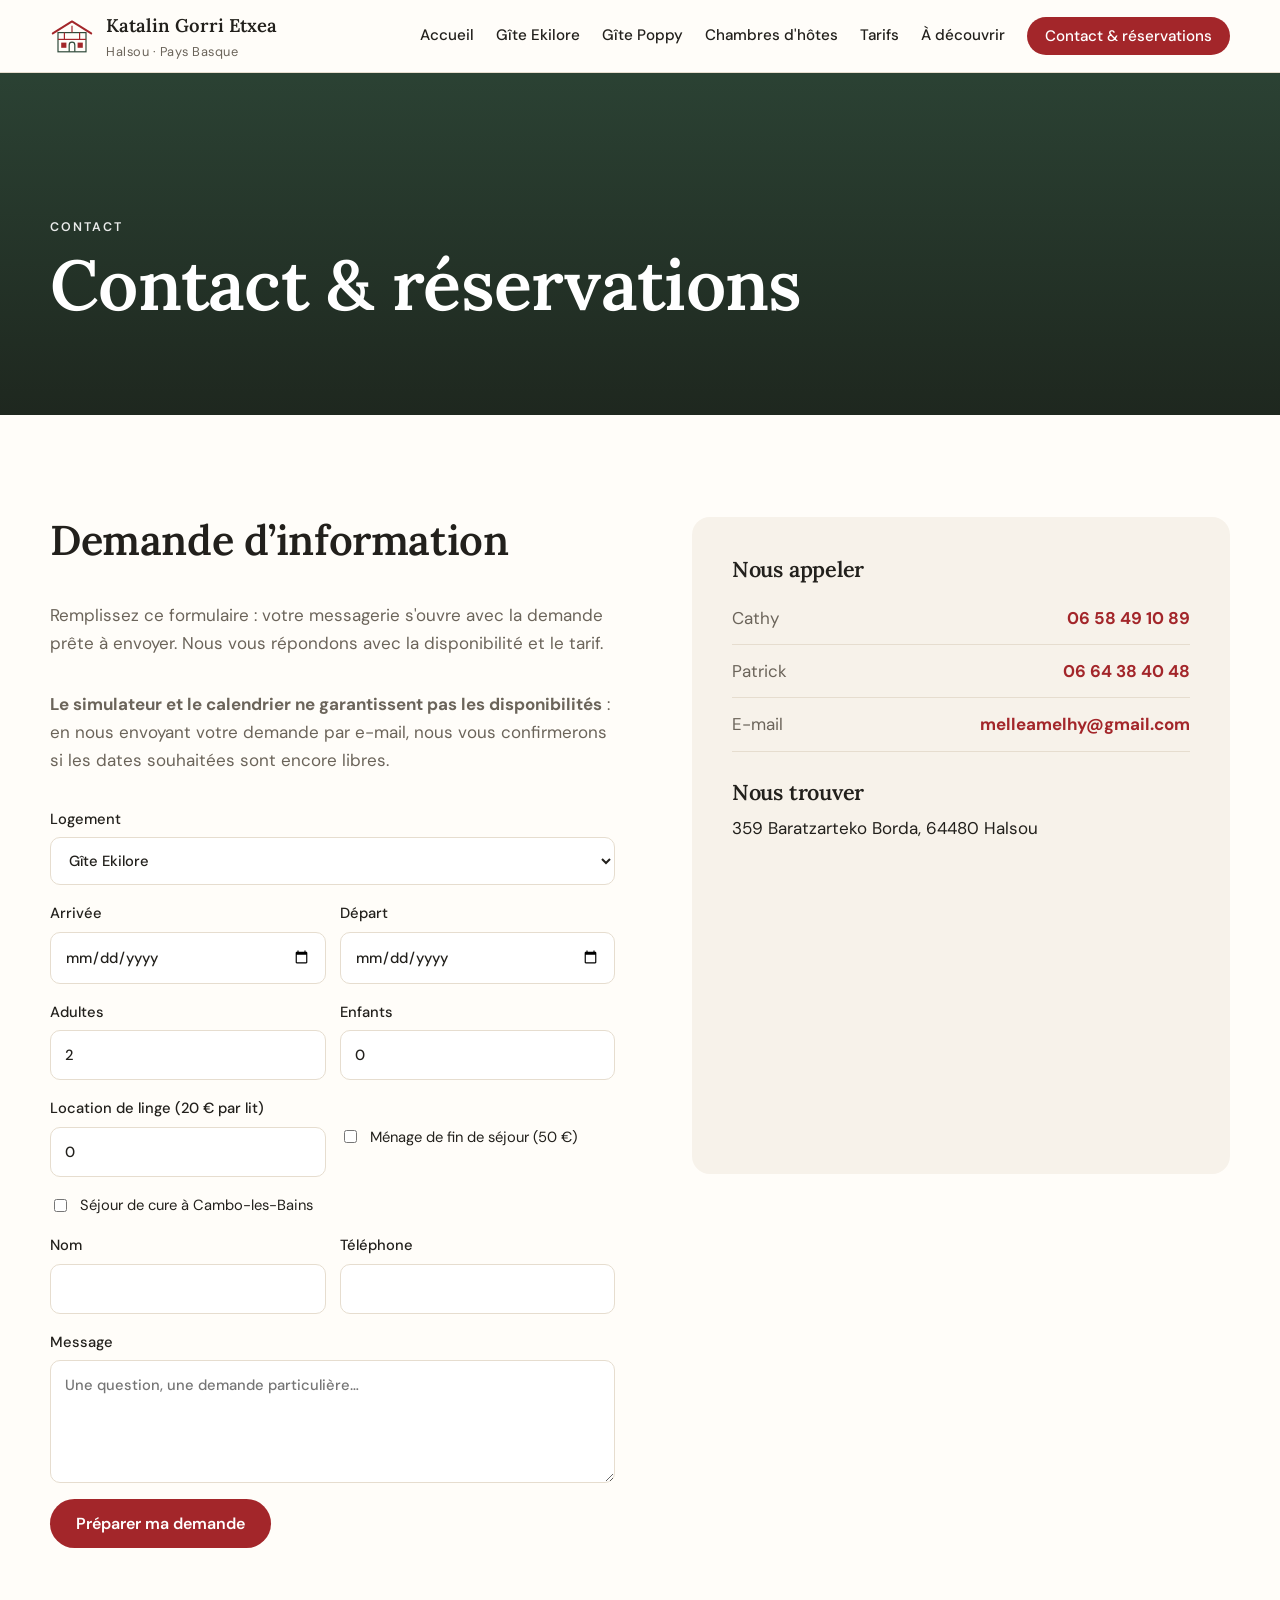
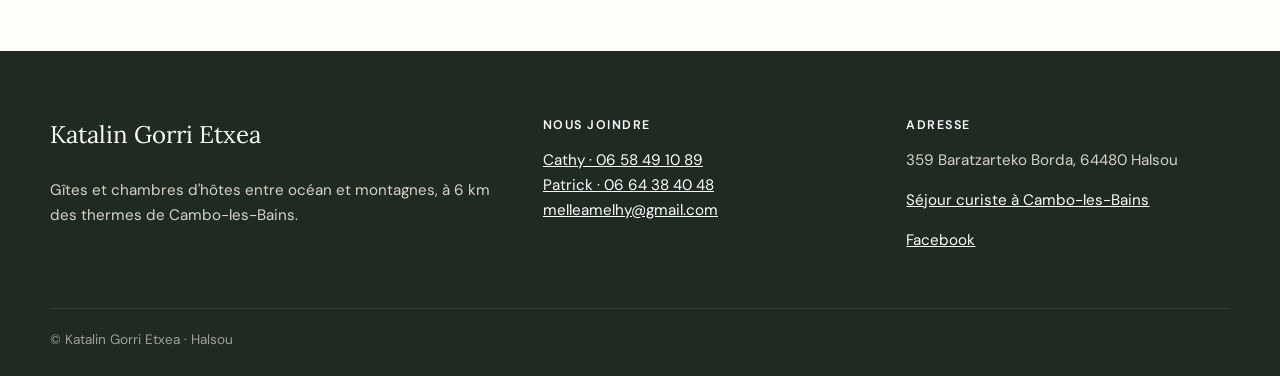
<file: contact.html>
<!doctype html>
<html lang="fr">
<head>
<meta charset="utf-8">
<meta name="viewport" content="width=device-width, initial-scale=1">
<title>Réserver un gîte ou une chambre d'hôtes à Halsou – Katalin Gorri Etxea</title>
<meta name="description" content="Demande de réservation pour nos gîtes et chambres d'hôtes à Halsou, Pays Basque, à 6 km de Cambo-les-Bains. Réponse rapide par téléphone ou e-mail.">
<meta property="og:title" content="Réserver un gîte ou une chambre d'hôtes à Halsou – Katalin Gorri Etxea">
<meta property="og:description" content="Demande de réservation pour nos gîtes et chambres d'hôtes à Halsou, Pays Basque, à 6 km de Cambo-les-Bains. Réponse rapide par téléphone ou e-mail.">
<meta property="og:image" content="https://static.wixstatic.com/media/296fe6_9f3aa9b7a44b468bb11a74c111266442.jpg/v1/fill/w_1200,h_630,al_c,q_85,enc_auto/296fe6_9f3aa9b7a44b468bb11a74c111266442.jpg">
<link rel="preconnect" href="https://fonts.googleapis.com">
<link rel="preconnect" href="https://fonts.gstatic.com" crossorigin>
<link href="https://fonts.googleapis.com/css2?family=Lora:wght@400;600&family=DM+Sans:wght@400;500;600&display=swap" rel="stylesheet">
<link rel="stylesheet" href="assets/style.css?v=2">
<link rel="icon" href="assets/favicon.svg" type="image/svg+xml">
<link rel="canonical" href="https://katalingorrietxea.com/contact.html">
<meta property="og:url" content="https://katalingorrietxea.com/contact.html">
<meta property="og:type" content="website">
<meta property="og:locale" content="fr_FR">
<meta property="og:site_name" content="Katalin Gorri Etxea">
<meta name="robots" content="index, follow">
<meta name="geo.region" content="FR-64">
<meta name="geo.placename" content="Halsou">
<script id="wix-site-script" src="https://manage.wix.com/_api/headless-business-setup/v1/headless-business/site-script.js" data-client-id="5a7dc7fc-a27f-476a-bffc-e3074662a03a" async></script></head>
<body>
<header class="site-header">
  <div class="wrap header-inner">
    <a class="brand" href="index.html"><img class="brand-mark" src="assets/logo-maison.svg" alt="" width="44" height="38"><span><strong>Katalin Gorri Etxea</strong><small>Halsou · Pays Basque</small></span></a>
    <button class="menu-toggle" aria-expanded="false" aria-controls="nav">Menu</button>
    <nav id="nav" class="nav"><a href="index.html">Accueil</a><a href="ekilore.html">Gîte Ekilore</a><a href="poppy.html">Gîte Poppy</a><a href="chambres-d-hotes.html">Chambres d&#x27;hôtes</a><a href="tarifs.html">Tarifs</a><a href="visiter.html">À découvrir</a><a class="btn btn-small" href="contact.html" aria-current=page>Contact &amp; réservations</a></nav>
  </div>
</header>
<main>

<section class="page-hero short" style="--hero:url('https://static.wixstatic.com/media/296fe6_9f3aa9b7a44b468bb11a74c111266442.jpg/v1/fill/w_2400,h_900,al_c,q_85,enc_auto/296fe6_9f3aa9b7a44b468bb11a74c111266442.jpg')"><div class="wrap"><p class="eyebrow light">Contact</p><h1>Contact &amp; réservations</h1></div></section>
<section class="section wrap split top" id="reserver">
  <form class="form" id="booking" data-email="melleamelhy@gmail.com">
    <h2>Demande d’information</h2>
    <p class="muted">Remplissez ce formulaire : votre messagerie s'ouvre avec la demande prête à envoyer. Nous vous répondons avec la disponibilité et le tarif.</p><p class="muted"><strong>Le simulateur et le calendrier ne garantissent pas les disponibilités</strong> : en nous envoyant votre demande par e-mail, nous vous confirmerons si les dates souhaitées sont encore libres.</p>
    <label>Logement<select name="logement"><option>Gîte Ekilore</option><option>Gîte Poppy</option><option>Chambre d&#x27;hôtes Péonia</option><option>Chambre d&#x27;hôtes Lilitsu</option><option>Je ne sais pas encore</option></select></label>
    <div class="row"><label>Arrivée<input type="date" name="arrivee" required></label><label>Départ<input type="date" name="depart" required></label></div>
    <div class="row"><label>Adultes<input type="number" name="adultes" min="1" value="2"></label><label>Enfants<input type="number" name="enfants" min="0" value="0"></label></div>
    <div class="row" id="opt-gite"><label>Location de linge (20 € par lit)<input type="number" name="linge" min="0" max="5" value="0"></label><label><span class="check"><input type="checkbox" name="menage"> Ménage de fin de séjour (50 €)</span></label></div>
    <label><span class="check"><input type="checkbox" name="curiste"> Séjour de cure à Cambo-les-Bains</span></label>
    <div class="row"><label>Nom<input name="nom" required autocomplete="name"></label><label>Téléphone<input name="tel" type="tel" autocomplete="tel"></label></div>
    <label>Message<textarea name="message" rows="4" placeholder="Une question, une demande particulière…"></textarea></label>
    <p class="simu-ok" id="estim" hidden></p>
    <button class="btn" type="submit">Préparer ma demande</button>
  </form>
  <aside class="panel">
    <h3>Nous appeler</h3><a class="contact-line" href="tel:+33658491089"><span>Cathy</span><strong>06 58 49 10 89</strong></a><a class="contact-line" href="tel:+33664384048"><span>Patrick</span><strong>06 64 38 40 48</strong></a>
    <a class="contact-line" href="mailto:melleamelhy@gmail.com"><span>E-mail</span><strong>melleamelhy@gmail.com</strong></a>
    <h3>Nous trouver</h3><p>359 Baratzarteko Borda, 64480 Halsou</p>
    <iframe class="map" title="Carte de Halsou" loading="lazy" src="https://maps.google.com/maps?q=359%20Baratzarteko%20Borda%2064480%20Halsou&z=14&output=embed"></iframe>
  </aside>
</section>

</main>
<footer class="site-footer">
  <div class="wrap footer-grid">
    <div>
      <p class="footer-brand">Katalin Gorri Etxea</p>
      <p>Gîtes et chambres d'hôtes entre océan et montagnes, à 6 km des thermes de Cambo-les-Bains.</p>
    </div>
    <div>
      <p class="footer-title">Nous joindre</p>
      <ul class="plain"><li><a href="tel:+33658491089">Cathy · 06 58 49 10 89</a></li><li><a href="tel:+33664384048">Patrick · 06 64 38 40 48</a></li><li><a href="mailto:melleamelhy@gmail.com">melleamelhy@gmail.com</a></li></ul>
    </div>
    <div>
      <p class="footer-title">Adresse</p>
      <p>359 Baratzarteko Borda, 64480 Halsou</p>
      <p><a href="curistes.html">Séjour curiste à Cambo-les-Bains</a></p>
      <p><a href="https://www.facebook.com/giteaupaysbasque/" rel="noopener" target="_blank">Facebook</a></p>
    </div>
  </div>
  <div class="wrap footer-bottom">© Katalin Gorri Etxea · Halsou</div>
</footer>
<div class="lightbox" hidden><button class="lb-close" aria-label="Fermer">×</button><button class="lb-prev" aria-label="Photo précédente">‹</button><img alt=""><button class="lb-next" aria-label="Photo suivante">›</button><p class="lb-count"></p></div>
<script src="assets/simulateur.js?v=6"></script><script src="assets/site.js?v=6"></script>
</body>
</html>
</file>
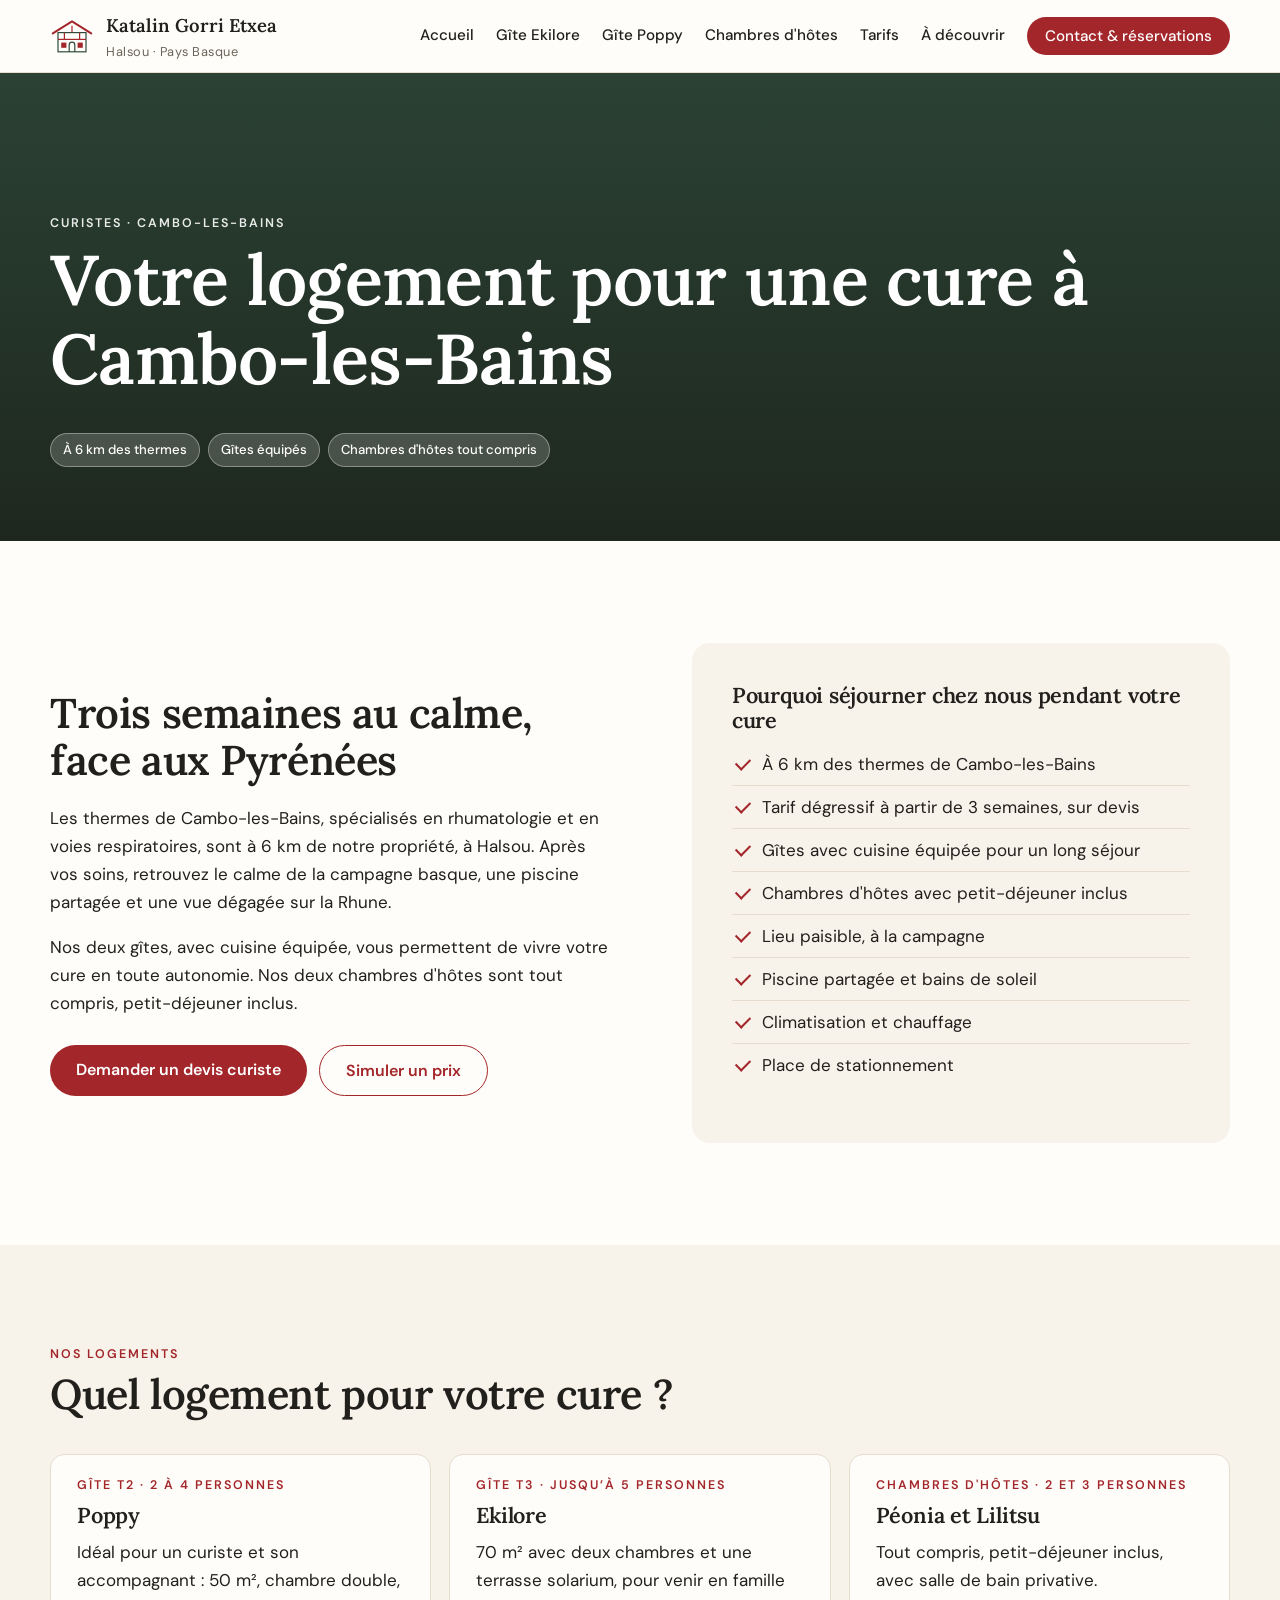
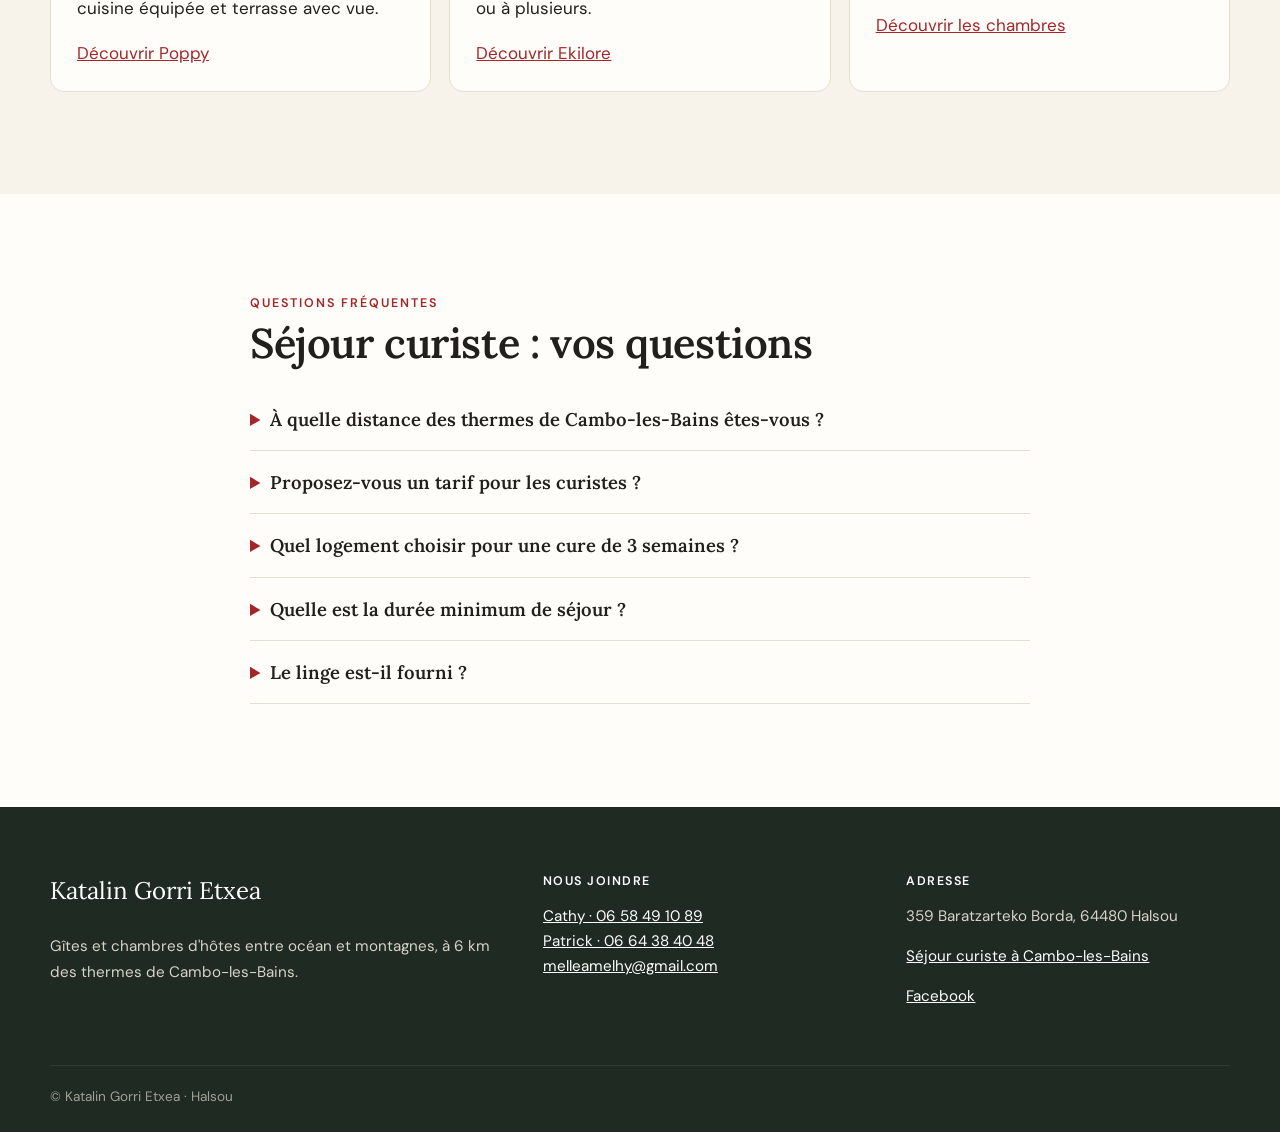
<file: curistes.html>
<!doctype html>
<html lang="fr">
<head>
<meta charset="utf-8">
<meta name="viewport" content="width=device-width, initial-scale=1">
<title>Logement pour curistes à Cambo-les-Bains – gîtes et chambres d'hôtes à 6 km</title>
<meta name="description" content="Votre cure thermale à Cambo-les-Bains au calme : gîtes équipés et chambres d'hôtes à Halsou, à 6 km des thermes. Tarif dégressif à partir de 3 semaines, sur devis.">
<meta property="og:title" content="Logement pour curistes à Cambo-les-Bains – gîtes et chambres d'hôtes à 6 km">
<meta property="og:description" content="Votre cure thermale à Cambo-les-Bains au calme : gîtes équipés et chambres d'hôtes à Halsou, à 6 km des thermes. Tarif dégressif à partir de 3 semaines, sur devis.">
<meta property="og:image" content="https://static.wixstatic.com/media/296fe6_9f3aa9b7a44b468bb11a74c111266442.jpg/v1/fill/w_1200,h_630,al_c,q_85,enc_auto/296fe6_9f3aa9b7a44b468bb11a74c111266442.jpg">
<link rel="preconnect" href="https://fonts.googleapis.com">
<link rel="preconnect" href="https://fonts.gstatic.com" crossorigin>
<link href="https://fonts.googleapis.com/css2?family=Lora:wght@400;600&family=DM+Sans:wght@400;500;600&display=swap" rel="stylesheet">
<link rel="stylesheet" href="assets/style.css?v=2">
<link rel="icon" href="assets/favicon.svg" type="image/svg+xml">
<link rel="canonical" href="https://katalingorrietxea.com/curistes.html">
<meta property="og:url" content="https://katalingorrietxea.com/curistes.html">
<meta property="og:type" content="website">
<meta property="og:locale" content="fr_FR">
<meta property="og:site_name" content="Katalin Gorri Etxea">
<meta name="robots" content="index, follow">
<meta name="geo.region" content="FR-64">
<meta name="geo.placename" content="Halsou">
<script type="application/ld+json">{"@context":"https://schema.org","@graph":[{"@type":"FAQPage","mainEntity":[{"@type":"Question","name":"À quelle distance des thermes de Cambo-les-Bains se trouvent les logements ?","acceptedAnswer":{"@type":"Answer","text":"Nos gîtes et chambres d'hôtes sont à Halsou, à 6 km des thermes de Cambo-les-Bains."}},{"@type":"Question","name":"Proposez-vous un tarif pour les curistes ?","acceptedAnswer":{"@type":"Answer","text":"Oui, un tarif dégressif à partir de 3 semaines de séjour, sur devis. Faites-nous votre demande par e-mail à melleamelhy@gmail.com."}},{"@type":"Question","name":"Quel logement choisir pour une cure de 3 semaines ?","acceptedAnswer":{"@type":"Answer","text":"Le gîte Poppy (2 à 4 personnes) convient bien à un curiste et son accompagnant, avec une cuisine équipée. Le gîte Ekilore accueille jusqu’à 5 personnes. Nos chambres d'hôtes Péonia et Lilitsu sont tout compris, petit-déjeuner inclus."}},{"@type":"Question","name":"Quelle est la durée minimum de séjour ?","acceptedAnswer":{"@type":"Answer","text":"Chambres d'hôtes : 2 nuits minimum toute l'année. Gîtes : 2 nuits minimum, et location du samedi au samedi de juin à septembre."}},{"@type":"Question","name":"Le linge est-il fourni ?","acceptedAnswer":{"@type":"Answer","text":"Dans les chambres d'hôtes, tout est inclus. Dans les gîtes, la location de linge est possible à 20 € par lit (draps et 2 serviettes) et le ménage de fin de séjour est en option à 50 €."}}]}]}</script>
<script id="wix-site-script" src="https://manage.wix.com/_api/headless-business-setup/v1/headless-business/site-script.js" data-client-id="5a7dc7fc-a27f-476a-bffc-e3074662a03a" async></script></head>
<body>
<header class="site-header">
  <div class="wrap header-inner">
    <a class="brand" href="index.html"><img class="brand-mark" src="assets/logo-maison.svg" alt="" width="44" height="38"><span><strong>Katalin Gorri Etxea</strong><small>Halsou · Pays Basque</small></span></a>
    <button class="menu-toggle" aria-expanded="false" aria-controls="nav">Menu</button>
    <nav id="nav" class="nav"><a href="index.html">Accueil</a><a href="ekilore.html">Gîte Ekilore</a><a href="poppy.html">Gîte Poppy</a><a href="chambres-d-hotes.html">Chambres d&#x27;hôtes</a><a href="tarifs.html">Tarifs</a><a href="visiter.html">À découvrir</a><a class="btn btn-small" href="contact.html">Contact &amp; réservations</a></nav>
  </div>
</header>
<main>

<section class="page-hero" style="--hero:url('https://static.wixstatic.com/media/296fe6_9f3aa9b7a44b468bb11a74c111266442.jpg/v1/fill/w_2400,h_1200,al_c,q_85,enc_auto/296fe6_9f3aa9b7a44b468bb11a74c111266442.jpg')">
  <div class="wrap"><p class="eyebrow light">Curistes · Cambo-les-Bains</p><h1>Votre logement pour une cure à Cambo-les-Bains</h1><ul class="chips light"><li>À 6 km des thermes</li><li>Gîtes équipés</li><li>Chambres d'hôtes tout compris</li></ul></div>
</section>

<section class="section wrap split">
  <div>
    <h2>Trois semaines au calme, face aux Pyrénées</h2>
    <p>Les thermes de Cambo-les-Bains, spécialisés en rhumatologie et en voies respiratoires, sont à 6 km de notre propriété, à Halsou. Après vos soins, retrouvez le calme de la campagne basque, une piscine partagée et une vue dégagée sur la Rhune.</p>
    <p>Nos deux gîtes, avec cuisine équipée, vous permettent de vivre votre cure en toute autonomie. Nos deux chambres d'hôtes sont tout compris, petit-déjeuner inclus.</p>
    <div class="hero-actions"><a class="btn" href="mailto:melleamelhy@gmail.com?subject=Demande%20de%20devis%20curiste">Demander un devis curiste</a><a class="btn btn-outline" href="tarifs.html">Simuler un prix</a></div>
  </div>
  <div class="panel"><h3>Pourquoi séjourner chez nous pendant votre cure</h3><ul class="ticks"><li>À 6 km des thermes de Cambo-les-Bains</li><li>Tarif dégressif à partir de 3 semaines, sur devis</li><li>Gîtes avec cuisine équipée pour un long séjour</li><li>Chambres d'hôtes avec petit-déjeuner inclus</li><li>Lieu paisible, à la campagne</li><li>Piscine partagée et bains de soleil</li><li>Climatisation et chauffage</li><li>Place de stationnement</li></ul></div>
</section>

<section class="section tint">
  <div class="wrap">
    <div class="section-head"><p class="eyebrow">Nos logements</p><h2>Quel logement pour votre cure ?</h2></div>
    <div class="spots">
      <article class="spot"><p class="eyebrow">Gîte T2 · 2 à 4 personnes</p><h3>Poppy</h3><p>Idéal pour un curiste et son accompagnant : 50 m², chambre double, cuisine équipée et terrasse avec vue.</p><p><a href="poppy.html">Découvrir Poppy</a></p></article>
      <article class="spot"><p class="eyebrow">Gîte T3 · jusqu’à 5 personnes</p><h3>Ekilore</h3><p>70 m² avec deux chambres et une terrasse solarium, pour venir en famille ou à plusieurs.</p><p><a href="ekilore.html">Découvrir Ekilore</a></p></article>
      <article class="spot"><p class="eyebrow">Chambres d'hôtes · 2 et 3 personnes</p><h3>Péonia et Lilitsu</h3><p>Tout compris, petit-déjeuner inclus, avec salle de bain privative.</p><p><a href="chambres-d-hotes.html">Découvrir les chambres</a></p></article>
    </div>
  </div>
</section>

<section class="section wrap narrow">
  <p class="eyebrow">Questions fréquentes</p>
  <h2>Séjour curiste : vos questions</h2>
  <details class="faq"><summary>À quelle distance des thermes de Cambo-les-Bains êtes-vous ?</summary><p>Nos gîtes et chambres d'hôtes sont à Halsou, à 6 km des thermes de Cambo-les-Bains.</p></details>
  <details class="faq"><summary>Proposez-vous un tarif pour les curistes ?</summary><p>Oui, un tarif dégressif à partir de 3 semaines de séjour, sur devis. Faites-nous votre demande par e-mail à <a href="mailto:melleamelhy@gmail.com?subject=Demande%20de%20devis%20curiste">melleamelhy@gmail.com</a>.</p></details>
  <details class="faq"><summary>Quel logement choisir pour une cure de 3 semaines ?</summary><p>Le gîte Poppy (2 à 4 personnes) convient bien à un curiste et son accompagnant, avec une cuisine équipée. Le gîte Ekilore accueille jusqu’à 5 personnes. Nos chambres d'hôtes Péonia et Lilitsu sont tout compris, petit-déjeuner inclus.</p></details>
  <details class="faq"><summary>Quelle est la durée minimum de séjour ?</summary><p>Chambres d'hôtes : 2 nuits minimum toute l'année. Gîtes : 2 nuits minimum, et location du samedi au samedi de juin à septembre.</p></details>
  <details class="faq"><summary>Le linge est-il fourni ?</summary><p>Dans les chambres d'hôtes, tout est inclus. Dans les gîtes, la location de linge est possible à 20 € par lit (draps et 2 serviettes) et le ménage de fin de séjour est en option à 50 €.</p></details>
</section>

</main>
<footer class="site-footer">
  <div class="wrap footer-grid">
    <div>
      <p class="footer-brand">Katalin Gorri Etxea</p>
      <p>Gîtes et chambres d'hôtes entre océan et montagnes, à 6 km des thermes de Cambo-les-Bains.</p>
    </div>
    <div>
      <p class="footer-title">Nous joindre</p>
      <ul class="plain"><li><a href="tel:+33658491089">Cathy · 06 58 49 10 89</a></li><li><a href="tel:+33664384048">Patrick · 06 64 38 40 48</a></li><li><a href="mailto:melleamelhy@gmail.com">melleamelhy@gmail.com</a></li></ul>
    </div>
    <div>
      <p class="footer-title">Adresse</p>
      <p>359 Baratzarteko Borda, 64480 Halsou</p>
      <p><a href="curistes.html">Séjour curiste à Cambo-les-Bains</a></p>
      <p><a href="https://www.facebook.com/giteaupaysbasque/" rel="noopener" target="_blank">Facebook</a></p>
    </div>
  </div>
  <div class="wrap footer-bottom">© Katalin Gorri Etxea · Halsou</div>
</footer>
<div class="lightbox" hidden><button class="lb-close" aria-label="Fermer">×</button><button class="lb-prev" aria-label="Photo précédente">‹</button><img alt=""><button class="lb-next" aria-label="Photo suivante">›</button><p class="lb-count"></p></div>
<script src="assets/site.js?v=6"></script>
</body>
</html>
</file>
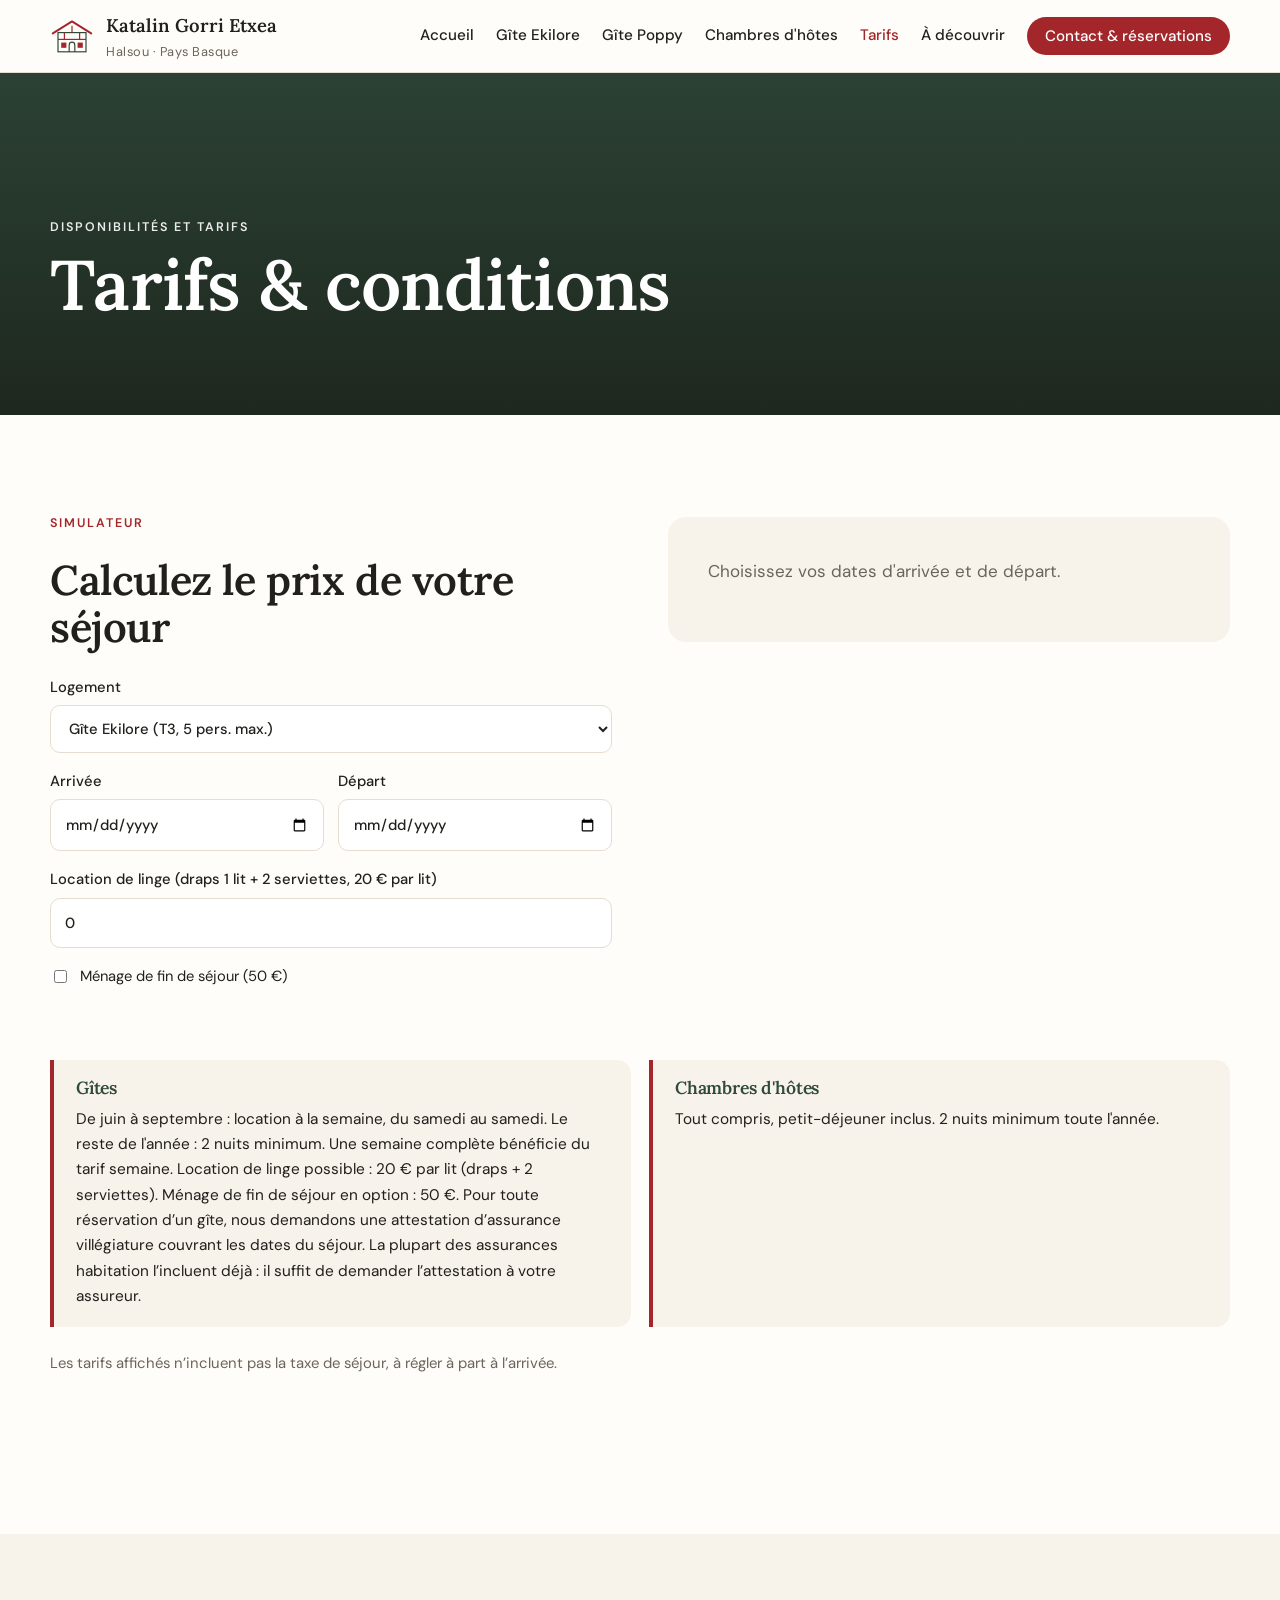
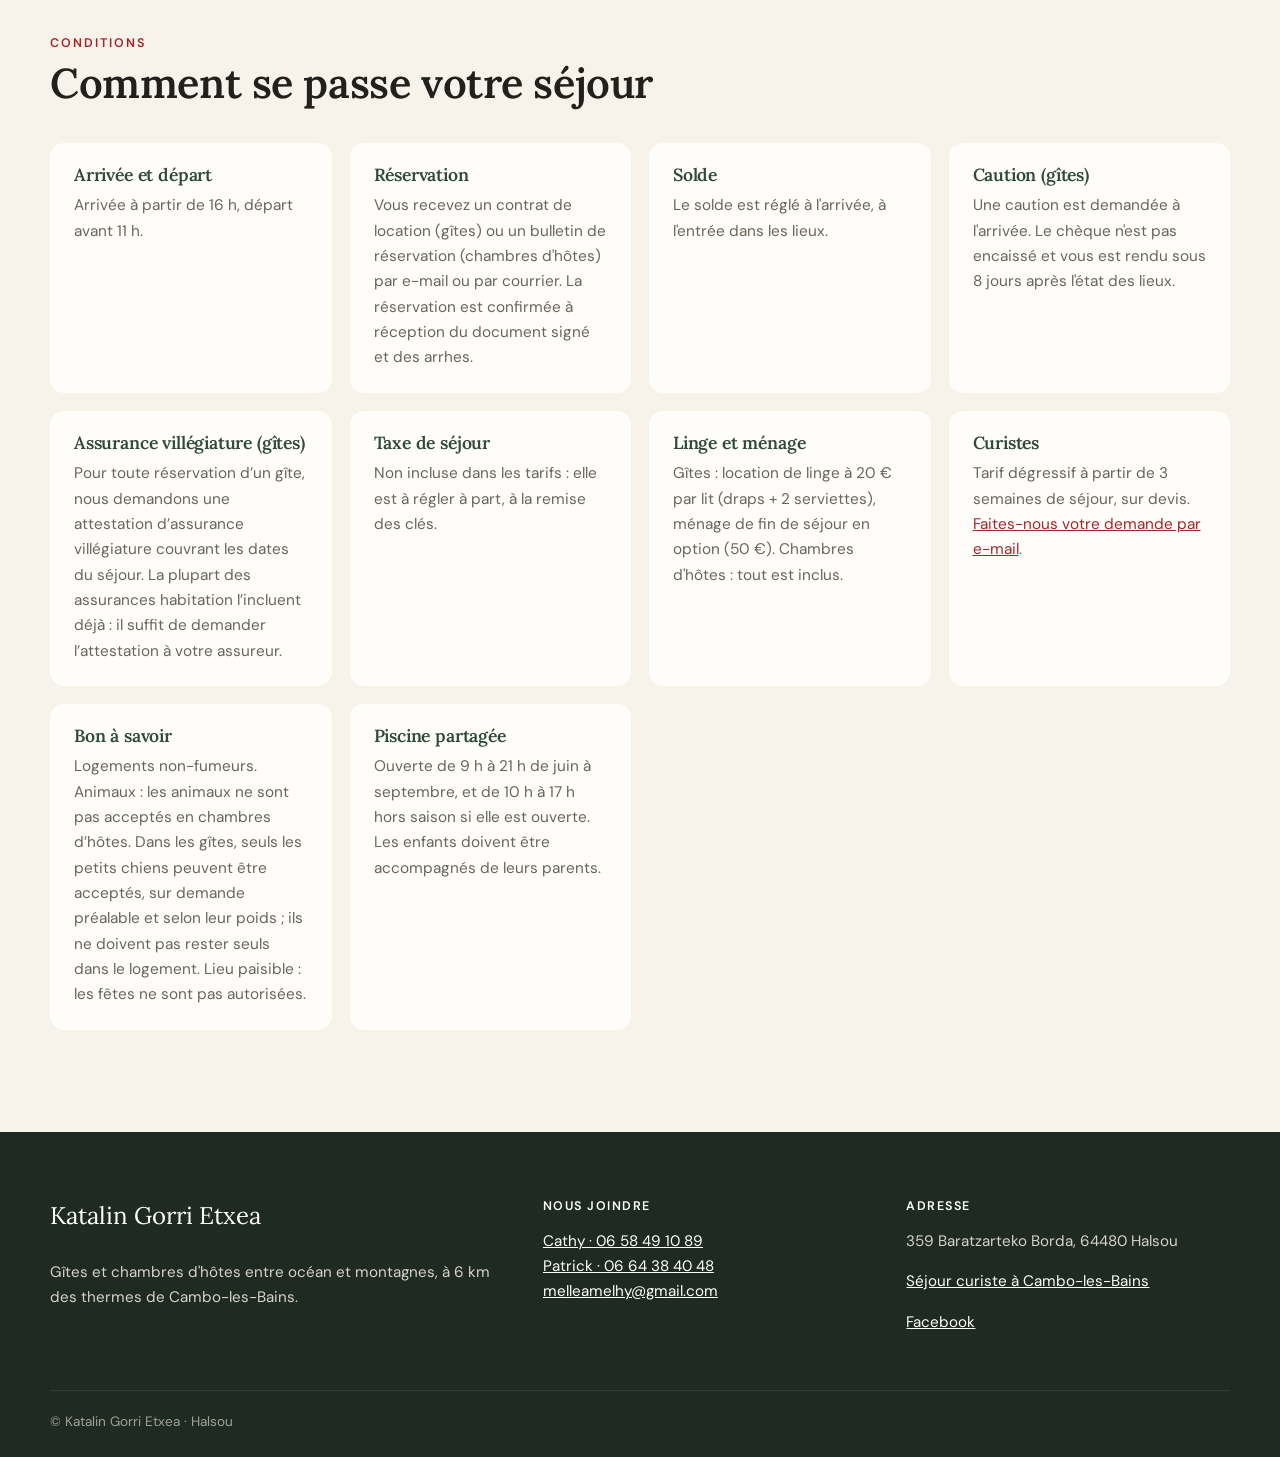
<file: tarifs.html>
<!doctype html>
<html lang="fr">
<head>
<meta charset="utf-8">
<meta name="viewport" content="width=device-width, initial-scale=1">
<title>Tarifs 2027 et simulateur de prix – Gîtes et chambres d'hôtes à Halsou</title>
<meta name="description" content="Calculez en ligne le prix de votre séjour en gîte ou en chambre d'hôtes à Halsou, Pays Basque : tarifs 2027, conditions, tarif curiste dégressif dès 3 semaines.">
<meta property="og:title" content="Tarifs 2027 et simulateur de prix – Gîtes et chambres d'hôtes à Halsou">
<meta property="og:description" content="Calculez en ligne le prix de votre séjour en gîte ou en chambre d'hôtes à Halsou, Pays Basque : tarifs 2027, conditions, tarif curiste dégressif dès 3 semaines.">
<meta property="og:image" content="https://static.wixstatic.com/media/296fe6_9f3aa9b7a44b468bb11a74c111266442.jpg/v1/fill/w_1200,h_630,al_c,q_85,enc_auto/296fe6_9f3aa9b7a44b468bb11a74c111266442.jpg">
<link rel="preconnect" href="https://fonts.googleapis.com">
<link rel="preconnect" href="https://fonts.gstatic.com" crossorigin>
<link href="https://fonts.googleapis.com/css2?family=Lora:wght@400;600&family=DM+Sans:wght@400;500;600&display=swap" rel="stylesheet">
<link rel="stylesheet" href="assets/style.css?v=2">
<link rel="icon" href="assets/favicon.svg" type="image/svg+xml">
<link rel="canonical" href="https://katalingorrietxea.com/tarifs.html">
<meta property="og:url" content="https://katalingorrietxea.com/tarifs.html">
<meta property="og:type" content="website">
<meta property="og:locale" content="fr_FR">
<meta property="og:site_name" content="Katalin Gorri Etxea">
<meta name="robots" content="index, follow">
<meta name="geo.region" content="FR-64">
<meta name="geo.placename" content="Halsou">
<script id="wix-site-script" src="https://manage.wix.com/_api/headless-business-setup/v1/headless-business/site-script.js" data-client-id="5a7dc7fc-a27f-476a-bffc-e3074662a03a" async></script></head>
<body>
<header class="site-header">
  <div class="wrap header-inner">
    <a class="brand" href="index.html"><img class="brand-mark" src="assets/logo-maison.svg" alt="" width="44" height="38"><span><strong>Katalin Gorri Etxea</strong><small>Halsou · Pays Basque</small></span></a>
    <button class="menu-toggle" aria-expanded="false" aria-controls="nav">Menu</button>
    <nav id="nav" class="nav"><a href="index.html">Accueil</a><a href="ekilore.html">Gîte Ekilore</a><a href="poppy.html">Gîte Poppy</a><a href="chambres-d-hotes.html">Chambres d&#x27;hôtes</a><a href="tarifs.html" aria-current=page>Tarifs</a><a href="visiter.html">À découvrir</a><a class="btn btn-small" href="contact.html">Contact &amp; réservations</a></nav>
  </div>
</header>
<main>

<section class="page-hero short" style="--hero:url('https://static.wixstatic.com/media/296fe6_ae82415133db4e0a9b25d684dd0c0ac4.jpg/v1/fill/w_2400,h_900,al_c,q_85,enc_auto/296fe6_ae82415133db4e0a9b25d684dd0c0ac4.jpg')"><div class="wrap"><p class="eyebrow light">Disponibilités et tarifs</p><h1>Tarifs & conditions</h1></div></section>
<section class="section wrap"><div class="simu-wrap"><form class="form simu" id="simu" onsubmit="return false">
<p class="eyebrow">Simulateur</p><h2>Calculez le prix de votre séjour</h2>
<label>Logement<select name="logement"><option value="ekilore">Gîte Ekilore (T3, 5 pers. max.)</option><option value="poppy">Gîte Poppy (T2, 2 à 4 pers.)</option><option value="peonia">Chambre d&#x27;hôtes Péonia (2 pers.)</option><option value="lilitsu">Chambre d&#x27;hôtes Lilitsu (3 pers.)</option></select></label>
<div class="row"><label>Arrivée<input type="date" name="arrivee"></label><label>Départ<input type="date" name="depart"></label></div>
<label id="simu-linge">Location de linge (draps 1 lit + 2 serviettes, 20 € par lit)<input type="number" name="linge" min="0" max="5" value="0"></label>
<label id="simu-menage"><span class="check"><input type="checkbox" name="menage"> Ménage de fin de séjour (50 €)</span></label>
</form><div class="panel simu-result" id="simu-result" aria-live="polite"></div></div>
<div class="rules"><div class="rule"><h3>Gîtes</h3><p>De juin à septembre : location à la semaine, du samedi au samedi. Le reste de l&#x27;année : 2 nuits minimum. Une semaine complète bénéficie du tarif semaine. Location de linge possible : 20 € par lit (draps + 2 serviettes). Ménage de fin de séjour en option : 50 €. Pour toute réservation d’un gîte, nous demandons une attestation d’assurance villégiature couvrant les dates du séjour. La plupart des assurances habitation l’incluent déjà : il suffit de demander l’attestation à votre assureur.</p></div><div class="rule"><h3>Chambres d&#x27;hôtes</h3><p>Tout compris, petit-déjeuner inclus. 2 nuits minimum toute l&#x27;année.</p></div></div><p class="tax-note">Les tarifs affichés n’incluent pas la taxe de séjour, à régler à part à l’arrivée.</p>
</section>
<section class="section tint"><div class="wrap"><div class="section-head"><p class="eyebrow">Conditions</p><h2>Comment se passe votre séjour</h2></div><div class="conds"><div class="cond"><h3>Arrivée et départ</h3><p>Arrivée à partir de 16 h, départ avant 11 h.</p></div><div class="cond"><h3>Réservation</h3><p>Vous recevez un contrat de location (gîtes) ou un bulletin de réservation (chambres d&#x27;hôtes) par e-mail ou par courrier. La réservation est confirmée à réception du document signé et des arrhes.</p></div><div class="cond"><h3>Solde</h3><p>Le solde est réglé à l&#x27;arrivée, à l&#x27;entrée dans les lieux.</p></div><div class="cond"><h3>Caution (gîtes)</h3><p>Une caution est demandée à l&#x27;arrivée. Le chèque n&#x27;est pas encaissé et vous est rendu sous 8 jours après l&#x27;état des lieux.</p></div><div class="cond"><h3>Assurance villégiature (gîtes)</h3><p>Pour toute réservation d’un gîte, nous demandons une attestation d’assurance villégiature couvrant les dates du séjour. La plupart des assurances habitation l’incluent déjà : il suffit de demander l’attestation à votre assureur.</p></div><div class="cond"><h3>Taxe de séjour</h3><p>Non incluse dans les tarifs : elle est à régler à part, à la remise des clés.</p></div><div class="cond"><h3>Linge et ménage</h3><p>Gîtes : location de linge à 20 € par lit (draps + 2 serviettes), ménage de fin de séjour en option (50 €). Chambres d&#x27;hôtes : tout est inclus.</p></div><div class="cond"><h3>Curistes</h3><p>Tarif dégressif à partir de 3 semaines de séjour, sur devis. <a href="mailto:melleamelhy@gmail.com?subject=Demande%20de%20devis%20curiste&body=Bonjour%2C%0A%0AJe%20souhaite%20un%20devis%20pour%20un%20s%C3%A9jour%20de%20cure%20%C3%A0%20Cambo-les-Bains.%0ALogement%20souhait%C3%A9%20%3A%0ADates%20%3A%0ANombre%20de%20personnes%20%3A%0A%0AMerci%2C%0A">Faites-nous votre demande par e-mail</a>.</p></div><div class="cond"><h3>Bon à savoir</h3><p>Logements non-fumeurs. Animaux : les animaux ne sont pas acceptés en chambres d’hôtes. Dans les gîtes, seuls les petits chiens peuvent être acceptés, sur demande préalable et selon leur poids ; ils ne doivent pas rester seuls dans le logement. Lieu paisible : les fêtes ne sont pas autorisées.</p></div><div class="cond"><h3>Piscine partagée</h3><p>Ouverte de 9 h à 21 h de juin à septembre, et de 10 h à 17 h hors saison si elle est ouverte. Les enfants doivent être accompagnés de leurs parents.</p></div></div></div></section>

</main>
<footer class="site-footer">
  <div class="wrap footer-grid">
    <div>
      <p class="footer-brand">Katalin Gorri Etxea</p>
      <p>Gîtes et chambres d'hôtes entre océan et montagnes, à 6 km des thermes de Cambo-les-Bains.</p>
    </div>
    <div>
      <p class="footer-title">Nous joindre</p>
      <ul class="plain"><li><a href="tel:+33658491089">Cathy · 06 58 49 10 89</a></li><li><a href="tel:+33664384048">Patrick · 06 64 38 40 48</a></li><li><a href="mailto:melleamelhy@gmail.com">melleamelhy@gmail.com</a></li></ul>
    </div>
    <div>
      <p class="footer-title">Adresse</p>
      <p>359 Baratzarteko Borda, 64480 Halsou</p>
      <p><a href="curistes.html">Séjour curiste à Cambo-les-Bains</a></p>
      <p><a href="https://www.facebook.com/giteaupaysbasque/" rel="noopener" target="_blank">Facebook</a></p>
    </div>
  </div>
  <div class="wrap footer-bottom">© Katalin Gorri Etxea · Halsou</div>
</footer>
<div class="lightbox" hidden><button class="lb-close" aria-label="Fermer">×</button><button class="lb-prev" aria-label="Photo précédente">‹</button><img alt=""><button class="lb-next" aria-label="Photo suivante">›</button><p class="lb-count"></p></div>
<script src="assets/site.js?v=6"></script><script src="assets/simulateur.js?v=6"></script>
</body>
</html>
</file>
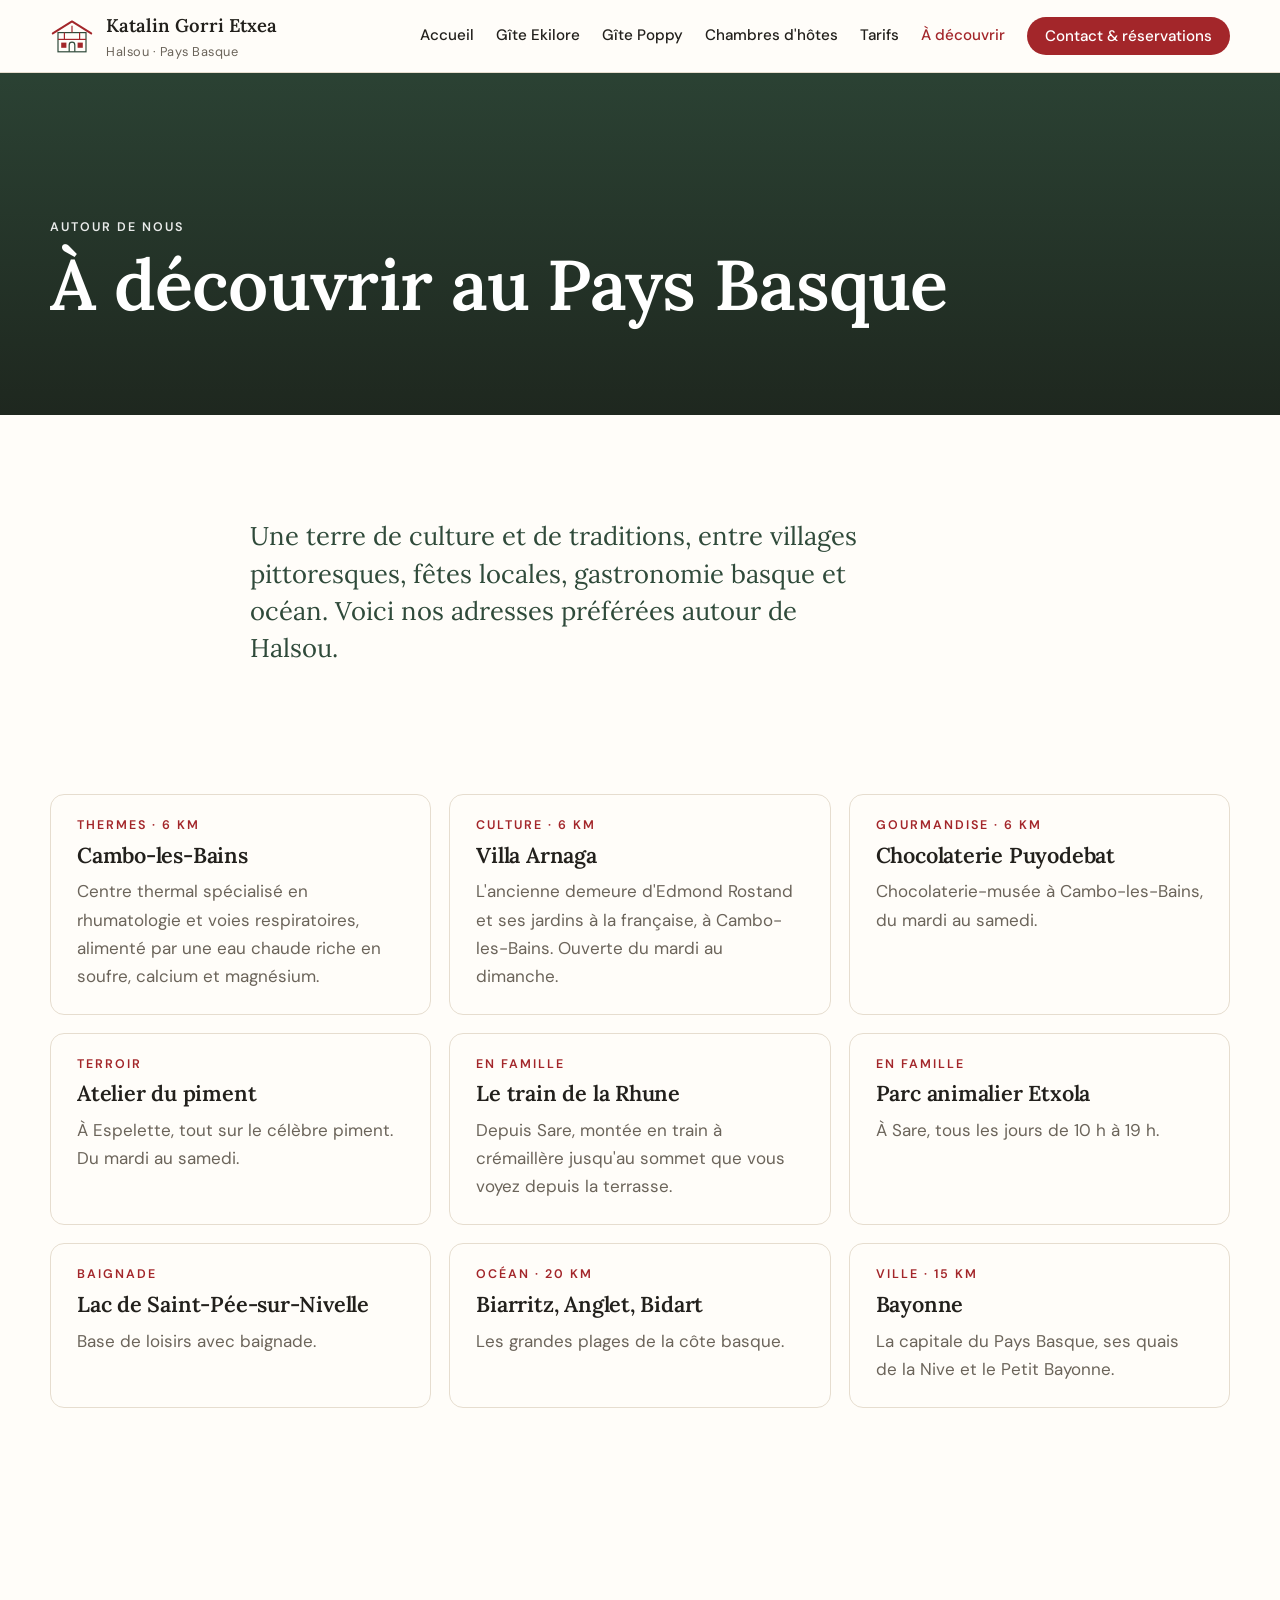
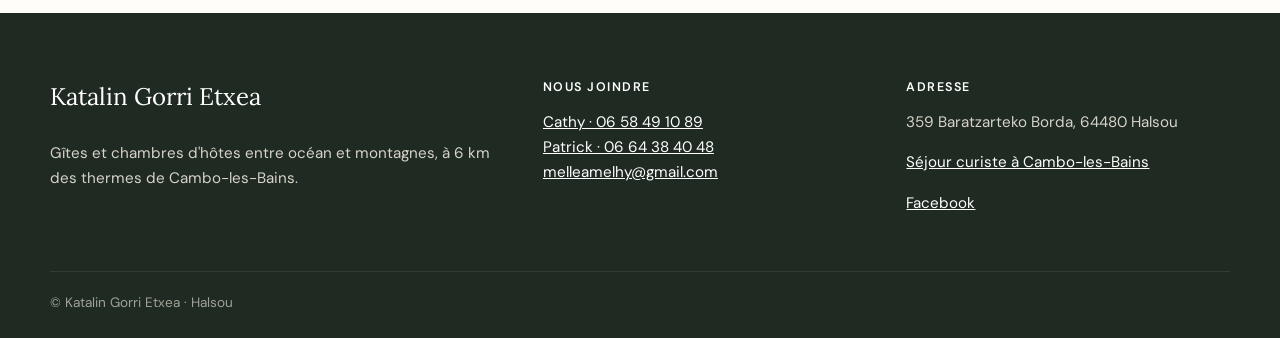
<file: visiter.html>
<!doctype html>
<html lang="fr">
<head>
<meta charset="utf-8">
<meta name="viewport" content="width=device-width, initial-scale=1">
<title>Que faire autour de Cambo-les-Bains et Halsou ? – Katalin Gorri Etxea</title>
<meta name="description" content="Thermes de Cambo-les-Bains, villa Arnaga, Espelette, la Rhune, Bayonne et les plages de Biarritz : nos idées de visites autour de nos gîtes à Halsou.">
<meta property="og:title" content="Que faire autour de Cambo-les-Bains et Halsou ? – Katalin Gorri Etxea">
<meta property="og:description" content="Thermes de Cambo-les-Bains, villa Arnaga, Espelette, la Rhune, Bayonne et les plages de Biarritz : nos idées de visites autour de nos gîtes à Halsou.">
<meta property="og:image" content="https://static.wixstatic.com/media/296fe6_9f3aa9b7a44b468bb11a74c111266442.jpg/v1/fill/w_1200,h_630,al_c,q_85,enc_auto/296fe6_9f3aa9b7a44b468bb11a74c111266442.jpg">
<link rel="preconnect" href="https://fonts.googleapis.com">
<link rel="preconnect" href="https://fonts.gstatic.com" crossorigin>
<link href="https://fonts.googleapis.com/css2?family=Lora:wght@400;600&family=DM+Sans:wght@400;500;600&display=swap" rel="stylesheet">
<link rel="stylesheet" href="assets/style.css?v=2">
<link rel="icon" href="assets/favicon.svg" type="image/svg+xml">
<link rel="canonical" href="https://katalingorrietxea.com/visiter.html">
<meta property="og:url" content="https://katalingorrietxea.com/visiter.html">
<meta property="og:type" content="website">
<meta property="og:locale" content="fr_FR">
<meta property="og:site_name" content="Katalin Gorri Etxea">
<meta name="robots" content="index, follow">
<meta name="geo.region" content="FR-64">
<meta name="geo.placename" content="Halsou">
<script id="wix-site-script" src="https://manage.wix.com/_api/headless-business-setup/v1/headless-business/site-script.js" data-client-id="5a7dc7fc-a27f-476a-bffc-e3074662a03a" async></script></head>
<body>
<header class="site-header">
  <div class="wrap header-inner">
    <a class="brand" href="index.html"><img class="brand-mark" src="assets/logo-maison.svg" alt="" width="44" height="38"><span><strong>Katalin Gorri Etxea</strong><small>Halsou · Pays Basque</small></span></a>
    <button class="menu-toggle" aria-expanded="false" aria-controls="nav">Menu</button>
    <nav id="nav" class="nav"><a href="index.html">Accueil</a><a href="ekilore.html">Gîte Ekilore</a><a href="poppy.html">Gîte Poppy</a><a href="chambres-d-hotes.html">Chambres d&#x27;hôtes</a><a href="tarifs.html">Tarifs</a><a href="visiter.html" aria-current=page>À découvrir</a><a class="btn btn-small" href="contact.html">Contact &amp; réservations</a></nav>
  </div>
</header>
<main>

<section class="page-hero short" style="--hero:url('https://static.wixstatic.com/media/296fe6_ae82415133db4e0a9b25d684dd0c0ac4.jpg/v1/fill/w_2400,h_900,al_c,q_85,enc_auto/296fe6_ae82415133db4e0a9b25d684dd0c0ac4.jpg')"><div class="wrap"><p class="eyebrow light">Autour de nous</p><h1>À découvrir au Pays Basque</h1></div></section>
<section class="section wrap narrow"><p class="lead dark">Une terre de culture et de traditions, entre villages pittoresques, fêtes locales, gastronomie basque et océan. Voici nos adresses préférées autour de Halsou.</p></section>
<section class="wrap spots"><article class="spot"><p class="eyebrow">Thermes · 6 km</p><h3>Cambo-les-Bains</h3><p>Centre thermal spécialisé en rhumatologie et voies respiratoires, alimenté par une eau chaude riche en soufre, calcium et magnésium.</p></article><article class="spot"><p class="eyebrow">Culture · 6 km</p><h3>Villa Arnaga</h3><p>L&#x27;ancienne demeure d&#x27;Edmond Rostand et ses jardins à la française, à Cambo-les-Bains. Ouverte du mardi au dimanche.</p></article><article class="spot"><p class="eyebrow">Gourmandise · 6 km</p><h3>Chocolaterie Puyodebat</h3><p>Chocolaterie-musée à Cambo-les-Bains, du mardi au samedi.</p></article><article class="spot"><p class="eyebrow">Terroir</p><h3>Atelier du piment</h3><p>À Espelette, tout sur le célèbre piment. Du mardi au samedi.</p></article><article class="spot"><p class="eyebrow">En famille</p><h3>Le train de la Rhune</h3><p>Depuis Sare, montée en train à crémaillère jusqu&#x27;au sommet que vous voyez depuis la terrasse.</p></article><article class="spot"><p class="eyebrow">En famille</p><h3>Parc animalier Etxola</h3><p>À Sare, tous les jours de 10 h à 19 h.</p></article><article class="spot"><p class="eyebrow">Baignade</p><h3>Lac de Saint-Pée-sur-Nivelle</h3><p>Base de loisirs avec baignade.</p></article><article class="spot"><p class="eyebrow">Océan · 20 km</p><h3>Biarritz, Anglet, Bidart</h3><p>Les grandes plages de la côte basque.</p></article><article class="spot"><p class="eyebrow">Ville · 15 km</p><h3>Bayonne</h3><p>La capitale du Pays Basque, ses quais de la Nive et le Petit Bayonne.</p></article></section>
<section class="section"></section>

</main>
<footer class="site-footer">
  <div class="wrap footer-grid">
    <div>
      <p class="footer-brand">Katalin Gorri Etxea</p>
      <p>Gîtes et chambres d'hôtes entre océan et montagnes, à 6 km des thermes de Cambo-les-Bains.</p>
    </div>
    <div>
      <p class="footer-title">Nous joindre</p>
      <ul class="plain"><li><a href="tel:+33658491089">Cathy · 06 58 49 10 89</a></li><li><a href="tel:+33664384048">Patrick · 06 64 38 40 48</a></li><li><a href="mailto:melleamelhy@gmail.com">melleamelhy@gmail.com</a></li></ul>
    </div>
    <div>
      <p class="footer-title">Adresse</p>
      <p>359 Baratzarteko Borda, 64480 Halsou</p>
      <p><a href="curistes.html">Séjour curiste à Cambo-les-Bains</a></p>
      <p><a href="https://www.facebook.com/giteaupaysbasque/" rel="noopener" target="_blank">Facebook</a></p>
    </div>
  </div>
  <div class="wrap footer-bottom">© Katalin Gorri Etxea · Halsou</div>
</footer>
<div class="lightbox" hidden><button class="lb-close" aria-label="Fermer">×</button><button class="lb-prev" aria-label="Photo précédente">‹</button><img alt=""><button class="lb-next" aria-label="Photo suivante">›</button><p class="lb-count"></p></div>
<script src="assets/site.js?v=6"></script>
</body>
</html>
</file>
<file: assets/style.css>
:root{
  --cream:#f7f2ea; --paper:#fffdf9; --ink:#22201c; --muted:#6b645a;
  --red:#a3262a; --red-dark:#7f1b1f; --green:#2f4a3a; --line:#e6ddcf;
  --radius:18px; --shadow:0 18px 40px -22px rgba(40,30,20,.35);
  --serif:"Lora",Georgia,serif; --sans:"DM Sans",system-ui,sans-serif;
}
*{box-sizing:border-box}
html{scroll-behavior:smooth}
body{margin:0;background:var(--paper);color:var(--ink);font:17px/1.65 var(--sans);-webkit-font-smoothing:antialiased}
img{max-width:100%;display:block}
a{color:var(--red)}
h1,h2,h3{font-family:var(--serif);font-weight:600;line-height:1.12;letter-spacing:-.01em;margin:0 0 .5em}
h1{font-size:clamp(2.4rem,6vw,4.4rem)}
h2{font-size:clamp(1.8rem,3.6vw,2.6rem)}
h3{font-size:1.35rem}
p{margin:0 0 1em}
.wrap{width:min(1180px,100% - 32px);margin-inline:auto}
.narrow{max-width:780px}
.section{padding:clamp(56px,8vw,104px) 0}
.section.wrap{padding-inline:0}
.tint{background:var(--cream)}
.eyebrow{font:600 .78rem/1 var(--sans);text-transform:uppercase;letter-spacing:.16em;color:var(--red);margin-bottom:.9em}
.eyebrow.light{color:#fff;opacity:.9}
.lead{font-size:1.2rem;max-width:640px}
.lead.dark{font-family:var(--serif);font-size:clamp(1.25rem,2.4vw,1.6rem);line-height:1.45;color:var(--green)}
.muted{color:var(--muted)}

/* header */
.site-header{position:sticky;top:0;z-index:50;background:rgba(255,253,249,.92);backdrop-filter:blur(10px);border-bottom:1px solid var(--line)}
.header-inner{display:flex;align-items:center;justify-content:space-between;gap:16px;min-height:72px}
.brand{display:flex;align-items:center;gap:12px;text-decoration:none;color:var(--ink)}
.brand strong{display:block;font-family:var(--serif);font-size:1.15rem;font-weight:600}
.brand small{display:block;color:var(--muted);font-size:.8rem;letter-spacing:.04em}
.brand-mark{width:44px;height:38px;flex:none;display:block}
.nav{display:flex;align-items:center;gap:22px}
.nav a{color:var(--ink);text-decoration:none;font-weight:500;font-size:.95rem}
.nav a[aria-current]{color:var(--red)}
.nav a:hover{color:var(--red)}
.menu-toggle{display:none;border:1px solid var(--line);background:var(--paper);border-radius:999px;padding:8px 16px;font:500 .95rem var(--sans);color:var(--ink)}
@media (max-width:980px){
  .menu-toggle{display:block}
  .nav{position:absolute;left:0;right:0;top:100%;flex-direction:column;align-items:stretch;gap:0;background:var(--paper);border-bottom:1px solid var(--line);padding:8px 16px 18px;display:none}
  .nav.open{display:flex}
  .nav a{padding:12px 4px;border-bottom:1px solid var(--line)}
  .nav .btn{margin-top:12px;text-align:center;border:0}
}

/* buttons */
.btn{display:inline-block;background:var(--red);color:#fff;text-decoration:none;font-weight:600;padding:14px 26px;border-radius:999px;border:0;cursor:pointer;font:600 1rem var(--sans);transition:background .2s,transform .2s}
.btn:hover{background:var(--red-dark);transform:translateY(-1px)}
.btn-small{padding:9px 18px;font-size:.9rem;color:#fff!important}
.btn-ghost{background:rgba(255,255,255,.14);border:1px solid rgba(255,255,255,.6);backdrop-filter:blur(4px)}
.btn-ghost:hover{background:rgba(255,255,255,.26)}
.btn-outline{background:transparent;color:var(--red);border:1.5px solid var(--red)}
.btn-outline:hover{background:var(--red);color:#fff}
.hero-actions{display:flex;flex-wrap:wrap;gap:12px;margin-top:28px}
.link-arrow{font-weight:600;color:var(--red)}
.link-arrow::after{content:" →"}

/* hero */
.hero,.page-hero{position:relative;color:#fff;background:var(--green) var(--hero) center/cover no-repeat}
.hero::before,.page-hero::before{content:"";position:absolute;inset:0;background:linear-gradient(180deg,rgba(20,18,14,.15),rgba(20,18,14,.62))}
.hero-inner,.page-hero .wrap{position:relative}
.hero{min-height:min(88vh,820px);display:flex;align-items:flex-end}
.hero-inner{padding:120px 0 84px}
.hero h1{max-width:820px}
.page-hero{min-height:52vh;display:flex;align-items:flex-end;padding:120px 0 56px}
.page-hero.short{min-height:38vh}

/* facts */
.facts{display:grid;grid-template-columns:repeat(4,1fr);gap:1px;background:var(--line);border:1px solid var(--line);border-radius:var(--radius);overflow:hidden;margin-top:-48px;position:relative;box-shadow:var(--shadow)}
.facts div{background:var(--paper);padding:26px 22px}
.facts strong{display:block;font-family:var(--serif);font-size:2rem;color:var(--green);line-height:1.1}
.facts span{color:var(--muted);font-size:.93rem}
@media (max-width:760px){.facts{grid-template-columns:1fr 1fr;margin-top:-32px}}

/* split */
.split{display:grid;grid-template-columns:1.05fr 1fr;gap:clamp(32px,6vw,80px);align-items:center}
.split.top{align-items:start}
.split.reverse>:first-child{order:0}
@media (max-width:860px){.split{grid-template-columns:1fr}}
.framed{margin:0;border-radius:var(--radius);overflow:hidden;box-shadow:var(--shadow)}
.framed img{width:100%;aspect-ratio:4/3;object-fit:cover}

/* cards */
.section-head{margin-bottom:36px;max-width:680px}
.cards{display:grid;grid-template-columns:repeat(3,1fr);gap:24px}
@media (max-width:960px){.cards{grid-template-columns:1fr}}
.card{display:flex;flex-direction:column;background:var(--paper);border-radius:var(--radius);overflow:hidden;text-decoration:none;color:var(--ink);box-shadow:var(--shadow);transition:transform .25s}
.card:hover{transform:translateY(-4px)}
.card-img{overflow:hidden}
.card-img img{width:100%;aspect-ratio:4/3;object-fit:cover;transition:transform .6s}
.card:hover .card-img img{transform:scale(1.04)}
.card-body{padding:24px 24px 28px;display:flex;flex-direction:column;flex:1}
.card-body .link-arrow{margin-top:auto}
.chips{list-style:none;padding:0;margin:0 0 18px;display:flex;flex-wrap:wrap;gap:8px}
.chips li{font-size:.82rem;font-weight:500;padding:5px 12px;border-radius:999px;background:var(--cream);color:var(--green)}
.chips.light li{background:rgba(255,255,255,.18);color:#fff;border:1px solid rgba(255,255,255,.35)}

/* lists */
.ticks{list-style:none;padding:0;margin:0 0 1em}
.ticks li{position:relative;padding:7px 0 7px 30px;border-bottom:1px solid var(--line)}
.ticks li:last-child{border-bottom:0}
.ticks li::before{content:"";position:absolute;left:4px;top:15px;width:12px;height:7px;border-left:2px solid var(--red);border-bottom:2px solid var(--red);transform:rotate(-45deg)}
.ticks.cols{columns:2;column-gap:40px}
.ticks.small li{font-size:.92rem;color:var(--muted);border:0;padding-top:3px;padding-bottom:3px}
@media (max-width:640px){.ticks.cols{columns:1}}
.plain{list-style:none;padding:0;margin:0}
.panel{background:var(--cream);border-radius:var(--radius);padding:clamp(24px,4vw,40px)}
.panel.center{text-align:center;max-width:680px;margin-inline:auto}

/* gallery */
.gallery{display:grid;grid-template-columns:repeat(auto-fill,minmax(200px,1fr));grid-auto-rows:170px;gap:12px}
.g-item{display:block;border-radius:12px;overflow:hidden;background:var(--line)}
.g-item img{width:100%;height:100%;object-fit:cover;transition:transform .5s,opacity .3s}
.g-item:hover img{transform:scale(1.05)}
@media (min-width:900px){.gallery{grid-auto-rows:200px}.gallery .g-item:first-child{grid-column:span 2;grid-row:span 2}}
@media (max-width:520px){.gallery{grid-template-columns:1fr 1fr;grid-auto-rows:130px;gap:8px}}
.lightbox{position:fixed;inset:0;z-index:100;background:rgba(15,13,10,.94);display:flex;align-items:center;justify-content:center}
.lightbox[hidden]{display:none}
.lightbox img{max-width:min(92vw,1600px);max-height:86vh;border-radius:8px}
.lightbox button{position:absolute;background:rgba(255,255,255,.1);color:#fff;border:0;width:52px;height:52px;border-radius:50%;font-size:2rem;line-height:1;cursor:pointer}
.lightbox button:hover{background:rgba(255,255,255,.22)}
.lb-close{top:18px;right:18px}.lb-prev{left:18px}.lb-next{right:18px}
.lb-count{position:absolute;bottom:14px;left:0;right:0;text-align:center;color:#ddd;font-size:.9rem;margin:0}

/* rooms */
.rooms{display:grid;gap:40px;padding-bottom:20px}
.room{display:grid;grid-template-columns:1fr 1fr;gap:clamp(24px,5vw,64px);align-items:center}
.room img{border-radius:var(--radius);aspect-ratio:4/3;object-fit:cover;width:100%;box-shadow:var(--shadow)}
.room:nth-child(even) img{order:2}
@media (max-width:860px){.room{grid-template-columns:1fr}.room:nth-child(even) img{order:0}}

/* tarifs */
.table-wrap{overflow-x:auto;border-radius:var(--radius);border:1px solid var(--line)}
.prices{width:100%;border-collapse:collapse;min-width:560px;background:var(--paper)}
.prices th,.prices td{padding:16px 18px;text-align:left;border-bottom:1px solid var(--line)}
.prices thead th{background:var(--green);color:#fff;font-weight:600;font-size:.9rem}
.prices tbody th{font-family:var(--serif);font-size:1.1rem}
.prices tbody tr:last-child>*{border-bottom:0}
.conds{display:grid;grid-template-columns:repeat(auto-fill,minmax(260px,1fr));gap:18px}
.cond{background:var(--paper);border-radius:14px;padding:22px 24px}
.cond h3{font-size:1.1rem;color:var(--green)}
.cond p{margin:0;color:var(--muted);font-size:.96rem}

/* visiter */
.spots{display:grid;grid-template-columns:repeat(auto-fill,minmax(300px,1fr));gap:18px}
.spot{border:1px solid var(--line);border-radius:14px;padding:24px 26px;background:var(--paper)}
.spot p:last-child{margin:0;color:var(--muted)}

/* curistes */
.curistes{background:var(--green);color:#f3efe6;border-radius:var(--radius);padding:clamp(32px,6vw,64px)!important;margin-block:clamp(56px,8vw,104px)}
.curistes .eyebrow{color:#e9b9b2}
.curistes p{max-width:640px}

/* form */
.form{display:grid;gap:16px}
.form label{display:grid;gap:6px;font-weight:500;font-size:.92rem}
.form input,.form select,.form textarea{font:inherit;padding:12px 14px;border:1px solid var(--line);border-radius:10px;background:#fff;color:var(--ink);width:100%}
.form input:focus,.form select:focus,.form textarea:focus{outline:2px solid var(--red);outline-offset:1px;border-color:transparent}
.form .row{display:grid;grid-template-columns:1fr 1fr;gap:14px}
.check{display:flex;align-items:center;gap:10px;font-weight:400}
.check input{width:auto}
.form .btn{justify-self:start}
@media (max-width:520px){.form .row{grid-template-columns:1fr}}
.contact-line{display:flex;justify-content:space-between;gap:12px;flex-wrap:wrap;padding:12px 0;border-bottom:1px solid var(--line);color:var(--ink);text-decoration:none}
.contact-line span{color:var(--muted)}
.contact-line strong{color:var(--red);word-break:break-all}
.panel h3+p,.panel h3{margin-top:0}
.panel .contact-line+h3{margin-top:28px}
.map{width:100%;height:260px;border:0;border-radius:12px;margin-top:6px}

/* footer */
.site-footer{background:#1e2a22;color:#d8d3c8;padding:64px 0 24px;font-size:.95rem}
.site-footer a{color:#fff}
.footer-grid{display:grid;grid-template-columns:1.4fr 1fr 1fr;gap:40px}
.footer-brand{font-family:var(--serif);font-size:1.5rem;color:#fff}
.footer-title{font-weight:600;color:#fff;text-transform:uppercase;letter-spacing:.12em;font-size:.78rem}
.footer-bottom{border-top:1px solid rgba(255,255,255,.12);margin-top:40px;padding-top:20px;font-size:.85rem;opacity:.7}
@media (max-width:760px){.footer-grid{grid-template-columns:1fr}}
.tarif-block{margin-bottom:56px}
.tarif-head{margin-bottom:22px}
.tarif-block .btn{margin-top:24px}
.prices td:nth-child(2),.prices td:nth-child(3){font-weight:600;color:var(--green);white-space:nowrap}
.prices td:last-child{color:var(--muted);font-size:.92rem}
@media (max-width:600px){
  .table-wrap{border:0;overflow:visible}
  .prices{min-width:0;background:none}
  .prices thead{display:none}
  .prices tr{display:grid;grid-template-columns:1fr 1fr 1fr;background:var(--paper);border:1px solid var(--line);border-radius:12px;margin-bottom:10px;padding:12px 14px;gap:4px 10px}
  .prices th,.prices td{padding:0;border:0!important}
  .prices tbody th{grid-column:1/-1;margin-bottom:6px}
  .prices td::before{content:attr(data-label);display:block;font-size:.72rem;font-weight:500;color:var(--muted);text-transform:uppercase;letter-spacing:.06em}
}
.simu-wrap{display:grid;grid-template-columns:1fr 1fr;gap:clamp(24px,5vw,56px);align-items:start;margin-bottom:72px}
@media (max-width:860px){.simu-wrap{grid-template-columns:1fr}}
.simu h2{margin-bottom:.2em}
.small{font-size:.88rem}
.simu-total{display:flex;justify-content:space-between;align-items:baseline;gap:12px;flex-wrap:wrap;border-bottom:1px solid var(--line);padding-bottom:14px;margin-bottom:12px}
.simu-total span{color:var(--muted)}
.simu-total strong{font-family:var(--serif);font-size:2.4rem;color:var(--green);line-height:1}
.simu-warn{background:#fbe9e7;color:var(--red-dark);border-radius:10px;padding:10px 14px;font-size:.93rem}
.simu-detail{margin:6px 0 14px}
.simu-detail summary{cursor:pointer;font-weight:500;color:var(--red)}
.simu-detail ul{list-style:none;padding:0;margin:10px 0 0;max-height:260px;overflow:auto}
.simu-detail li{display:flex;justify-content:space-between;padding:6px 0;border-bottom:1px solid var(--line);font-size:.93rem}
.simu-detail em{font-style:normal;font-size:.75rem;background:var(--paper);color:var(--red);padding:2px 8px;border-radius:999px;margin-left:6px}
.simu-result .btn{margin-top:8px}
@media (max-width:600px){.prices,.prices tbody{display:block;width:100%}}
.simu-ok{background:#e7f0ea;color:var(--green);border-radius:10px;padding:10px 14px;font-size:.93rem}
.rules{display:grid;grid-template-columns:1fr 1fr;gap:18px;margin-bottom:64px}
@media (max-width:760px){.rules{grid-template-columns:1fr}}
.rule{border-left:4px solid var(--red);background:var(--cream);border-radius:0 14px 14px 0;padding:18px 22px}
.rule h3{font-size:1.1rem;color:var(--green)}
.rule p{margin:0;color:var(--ink);font-size:.96rem}
#simu-linge[hidden],#simu-menage[hidden]{display:none}
.tarif-block .prices td:nth-child(4){font-weight:600;color:var(--green);font-size:1rem}
.pool-hours{background:var(--cream);border-radius:14px;padding:20px 22px;margin-top:18px}
.pool-hours h3{font-size:1.1rem;color:var(--green);margin-bottom:.6em}
.pool-hours dl{margin:0 0 .6em;display:grid;gap:6px}
.pool-hours dl div{display:flex;justify-content:space-between;gap:12px;flex-wrap:wrap;border-bottom:1px solid var(--line);padding-bottom:6px}
.pool-hours dt{font-weight:500}
.pool-hours dd{margin:0;color:var(--green);font-weight:600}
.pool-hours p{margin:0;font-size:.93rem;color:var(--muted)}

.faq{border-bottom:1px solid var(--line);padding:16px 0}
.faq summary{cursor:pointer;font-family:var(--serif);font-weight:600;font-size:1.15rem;color:var(--ink)}
.faq summary::marker{color:var(--red)}
.faq p{margin:10px 0 0;color:var(--muted)}
.cond-line{border:1px solid var(--line)}
.tint .split.top .ticks li{border-bottom-color:#e2d8c8}.reviews{display:grid;grid-template-columns:repeat(auto-fill,minmax(300px,1fr));gap:18px;align-items:start}
.review{margin:0;background:var(--paper);border:1px solid var(--line);border-radius:16px;padding:24px 26px;box-shadow:var(--shadow)}
.review .stars{color:#d9a400;letter-spacing:2px;font-size:1rem;margin-bottom:10px}
.review blockquote{margin:0 0 14px;font-family:var(--serif);font-size:1.08rem;line-height:1.55;color:var(--ink)}
.review figcaption{font-size:.88rem;color:var(--muted)}
.review figcaption strong{color:var(--green)}
.center-link{text-align:center;margin:28px 0 0}
@media (min-width:981px) and (max-width:1180px){.nav{gap:14px}.nav a{font-size:.9rem}}

.cond-line{border:1px solid var(--line)}

.photos{padding-top:clamp(24px,4vw,48px)}
.hero-photos{margin-top:18px}

.tax-note{margin:-40px 0 56px;font-size:.93rem;color:var(--muted)}

#opt-gite[hidden]{display:none}
</file>
